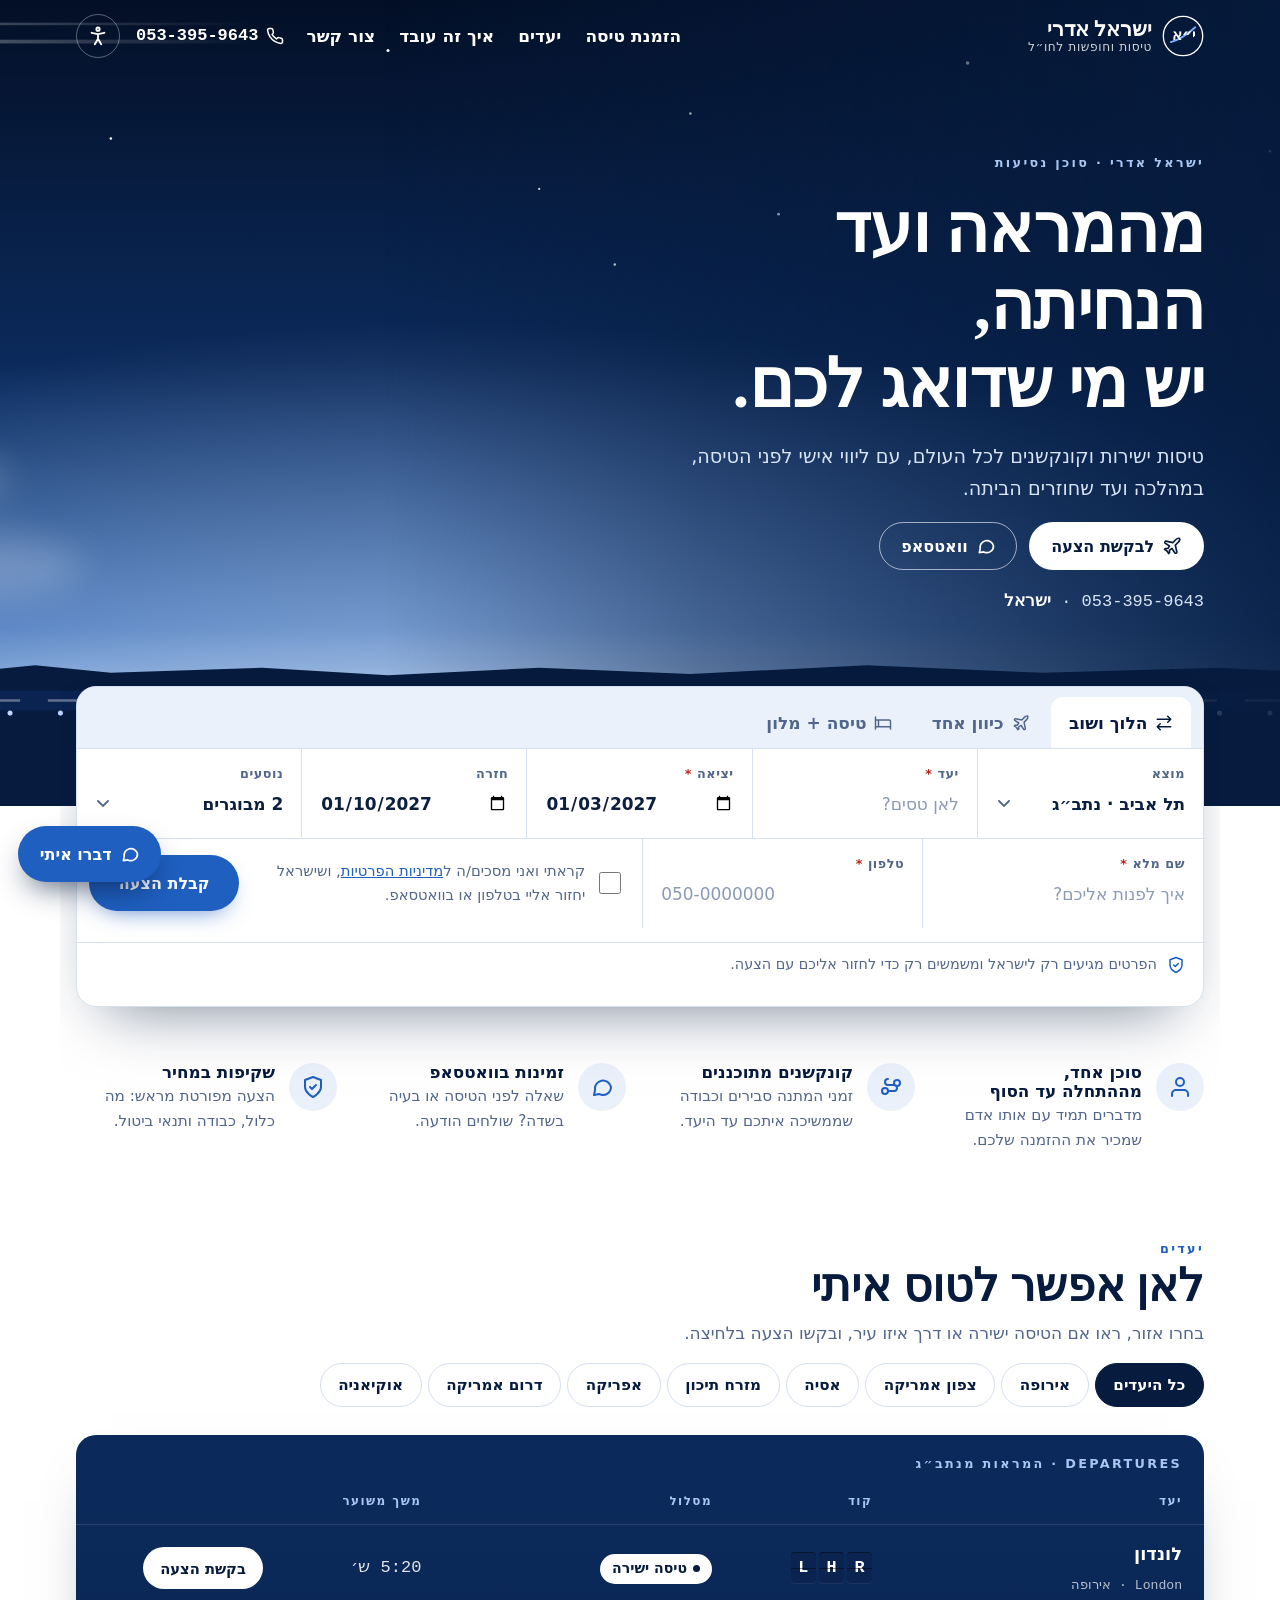
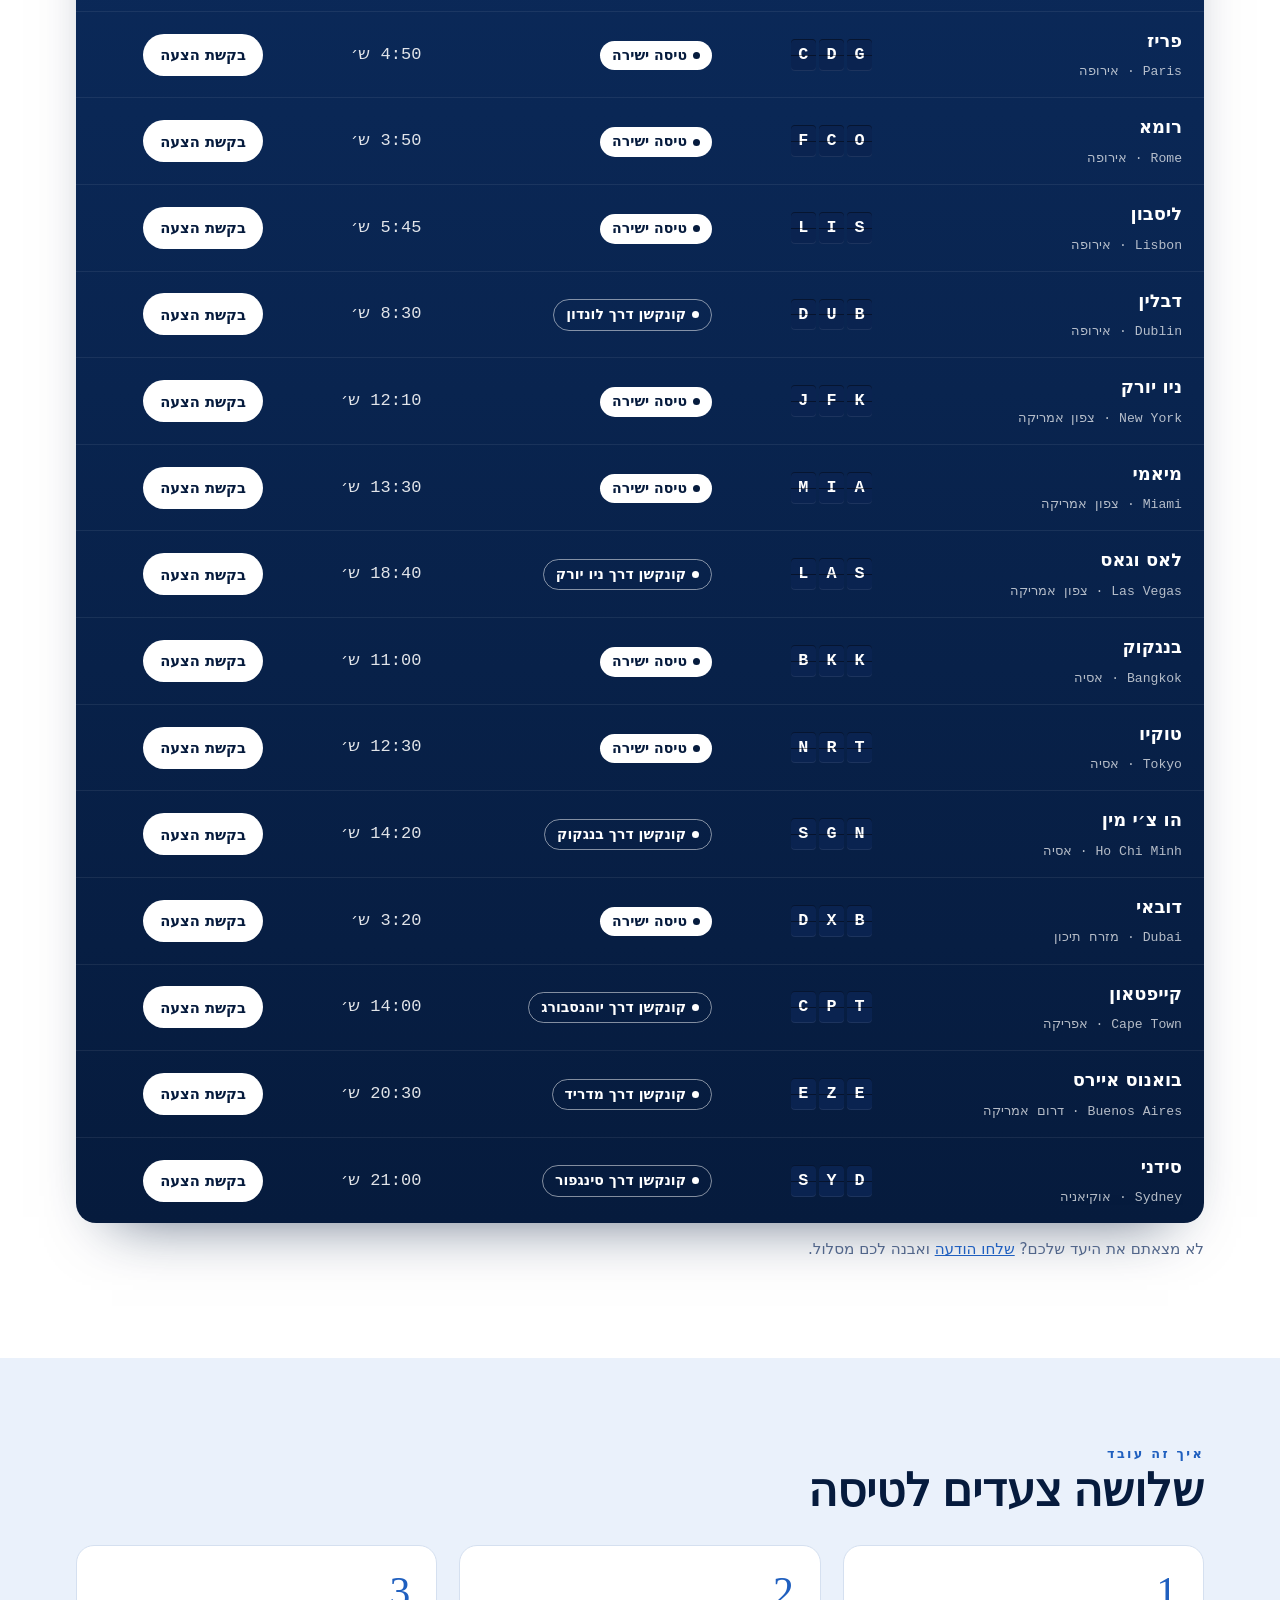
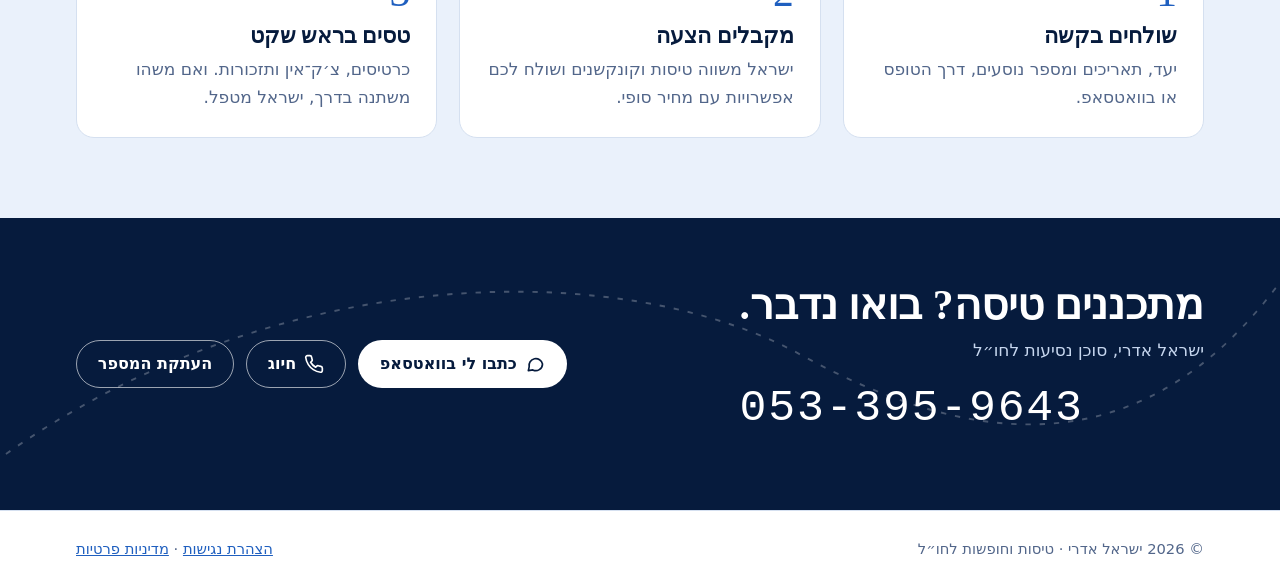
<file: index.html>
<!doctype html>
<html lang="he" dir="rtl">
<head>
<meta charset="utf-8">
<meta name="viewport" content="width=device-width, initial-scale=1, viewport-fit=cover">
<title>ישראל אדרי | סוכן נסיעות – טיסות וחופשות לחו״ל</title>
<meta name="description" content="ישראל אדרי, סוכן נסיעות לחו״ל: טיסות ישירות וקונקשנים לכל העולם, טיסה + מלון וליווי אישי מההזמנה ועד החזרה. 053-395-9643">
<meta name="theme-color" content="#061b3d">
<meta http-equiv="Content-Security-Policy" content="default-src 'self'; script-src 'self'; style-src 'self' 'unsafe-inline' https://fonts.googleapis.com; font-src https://fonts.gstatic.com; img-src 'self' data:; connect-src 'self' https://*.supabase.co; base-uri 'self'; form-action 'self'">
<meta name="referrer" content="strict-origin-when-cross-origin">
<link rel="canonical" href="https://israel1290.github.io/israel-edri-travel/">
<meta property="og:type" content="website">
<meta property="og:locale" content="he_IL">
<meta property="og:title" content="ישראל אדרי – סוכן נסיעות לחו״ל">
<meta property="og:description" content="טיסות ישירות וקונקשנים לכל העולם, עם ליווי אישי מההזמנה ועד החזרה.">
<meta property="og:url" content="https://israel1290.github.io/israel-edri-travel/">
<meta property="og:image" content="https://israel1290.github.io/israel-edri-travel/og.png">
<meta name="twitter:card" content="summary_large_image">
<link rel="icon" href="favicon.svg" type="image/svg+xml">
<link rel="preconnect" href="https://fonts.googleapis.com">
<link rel="preconnect" href="https://fonts.gstatic.com" crossorigin>
<link rel="stylesheet" href="https://fonts.googleapis.com/css2?family=Frank+Ruhl+Libre:wght@500;700&family=Assistant:wght@400;600;700&family=IBM+Plex+Mono:wght@500;600&display=swap">
<link rel="stylesheet" href="assets/style.css">
<script type="application/ld+json">{"@context":"https://schema.org","@type":"TravelAgency","name":"ישראל אדרי – סוכן נסיעות","telephone":"+972533959643","url":"https://israel1290.github.io/israel-edri-travel/","areaServed":"IL","priceRange":"$$"}</script>
</head>
<body>
<a class="skip" href="#main">דלג לתוכן הראשי</a>

<svg width="0" height="0" style="position:absolute" aria-hidden="true" focusable="false">
  <symbol id="i-chat" viewBox="0 0 24 24"><path fill="none" stroke="currentColor" stroke-width="2" stroke-linecap="round" stroke-linejoin="round" d="M21 12a8 8 0 0 1-11.6 7.1L4 20l1-4.6A8 8 0 1 1 21 12z"/></symbol>
  <symbol id="i-phone" viewBox="0 0 24 24"><path fill="none" stroke="currentColor" stroke-width="2" stroke-linecap="round" stroke-linejoin="round" d="M22 16.9v3a2 2 0 0 1-2.2 2 19.8 19.8 0 0 1-8.6-3.1 19.5 19.5 0 0 1-6-6A19.8 19.8 0 0 1 2.1 4.2 2 2 0 0 1 4.1 2h3a2 2 0 0 1 2 1.7c.1 1 .4 1.9.7 2.8a2 2 0 0 1-.5 2.1L8 9.9a16 16 0 0 0 6 6l1.3-1.3a2 2 0 0 1 2.1-.4c.9.3 1.8.6 2.8.7a2 2 0 0 1 1.7 2z"/></symbol>
  <symbol id="i-plane" viewBox="0 0 24 24"><path fill="none" stroke="currentColor" stroke-width="2" stroke-linecap="round" stroke-linejoin="round" d="M17.8 19.2 16 11l3.5-3.5C21 6 21.5 4 21 3c-1-.5-3 0-4.5 1.5L13 8 4.8 6.2c-.5-.1-.9.1-1.1.5l-.3.5c-.2.5-.1 1 .3 1.3L9 12l-2 3H4l-1 1 3 2 2 3 1-1v-3l3-2 3.5 5.3c.3.4.8.5 1.3.3l.5-.2c.4-.3.6-.7.5-1.2z"/></symbol>
  <symbol id="i-bed" viewBox="0 0 24 24"><path fill="none" stroke="currentColor" stroke-width="2" stroke-linecap="round" stroke-linejoin="round" d="M2 4v16M2 8h18a2 2 0 0 1 2 2v10M2 17h20M6 8v9"/></symbol>
  <symbol id="i-swap" viewBox="0 0 24 24"><path fill="none" stroke="currentColor" stroke-width="2" stroke-linecap="round" stroke-linejoin="round" d="M17 3l4 4-4 4M3 7h18M7 21l-4-4 4-4M21 17H3"/></symbol>
  <symbol id="i-user" viewBox="0 0 24 24"><path fill="none" stroke="currentColor" stroke-width="2" stroke-linecap="round" stroke-linejoin="round" d="M20 21v-2a4 4 0 0 0-4-4H8a4 4 0 0 0-4 4v2M12 11a4 4 0 1 0 0-8 4 4 0 0 0 0 8z"/></symbol>
  <symbol id="i-route" viewBox="0 0 24 24"><path fill="none" stroke="currentColor" stroke-width="2" stroke-linecap="round" stroke-linejoin="round" d="M6 19a3 3 0 1 0 0-6 3 3 0 0 0 0 6zM18 11a3 3 0 1 0 0-6 3 3 0 0 0 0 6zM9 16h6a3 3 0 0 0 0-6H9a3 3 0 0 1 0-6"/></symbol>
  <symbol id="i-shield" viewBox="0 0 24 24"><path fill="none" stroke="currentColor" stroke-width="2" stroke-linecap="round" stroke-linejoin="round" d="M12 22s8-4 8-10V5l-8-3-8 3v7c0 6 8 10 8 10zM9 12l2 2 4-4"/></symbol>
  <symbol id="i-a11y" viewBox="0 0 24 24"><g fill="none" stroke="currentColor" stroke-width="2" stroke-linecap="round" stroke-linejoin="round"><circle cx="12" cy="4.5" r="1.8"/><path d="M5 8.5l7 1.5 7-1.5M12 10v5m0 0-3.5 6M12 15l3.5 6"/></g></symbol>
  <symbol id="i-menu" viewBox="0 0 24 24"><path fill="none" stroke="currentColor" stroke-width="2" stroke-linecap="round" d="M4 7h16M4 12h16M4 17h16"/></symbol>
</svg>

<header class="site-head" id="top">
  <div class="wrap head-row">
    <a class="brand" href="./" aria-label="ישראל אדרי נסיעות – לעמוד הבית">
      <svg class="mark" viewBox="0 0 48 48" aria-hidden="true"><circle cx="24" cy="24" r="22.5" fill="none" stroke="#fff" stroke-width="1.5"/><path d="M10 31c8-2 18-8 28-17" stroke="#7fb2ff" stroke-width="2" fill="none" stroke-linecap="round"/><text x="24" y="29" text-anchor="middle" font-family="Frank Ruhl Libre,Georgia,serif" font-weight="700" font-size="17" fill="#fff">י״א</text></svg>
      <span class="brand-txt"><b>ישראל אדרי</b><small>טיסות וחופשות לחו״ל</small></span>
    </a>
    <nav class="site-nav" id="nav" aria-label="ניווט ראשי"><ul>
      <li><a href="#search">הזמנת טיסה</a></li>
      <li><a href="#destinations">יעדים</a></li>
      <li><a href="#how">איך זה עובד</a></li>
      <li><a href="#contact">צור קשר</a></li>
    </ul></nav>
    <div class="head-tools">
      <a class="head-phone" href="tel:+972533959643" data-track="call_click" aria-label="חיוג לישראל: 053-395-9643"><svg aria-hidden="true"><use href="#i-phone"/></svg><span class="ltr">053-395-9643</span></a>
      <button class="icon-btn" id="a11yBtn" type="button" aria-expanded="false" aria-controls="a11yPanel" aria-label="תפריט נגישות"><svg aria-hidden="true"><use href="#i-a11y"/></svg></button>
      <button class="icon-btn menu-btn" id="menuBtn" type="button" aria-expanded="false" aria-controls="nav" aria-label="תפריט"><svg aria-hidden="true"><use href="#i-menu"/></svg></button>
    </div>
  </div>
</header>

<main id="main">
  <div class="hero">
    <svg class="scene" viewBox="0 0 1440 640" preserveAspectRatio="xMidYMax slice" aria-hidden="true" focusable="false">
      <defs>
        <linearGradient id="sky" x1="0" y1="0" x2="0" y2="1">
          <stop offset="0" stop-color="#030f26"/><stop offset=".45" stop-color="#0b2a5b"/>
          <stop offset=".78" stop-color="#2a63b4"/><stop offset=".92" stop-color="#8fb8ea"/><stop offset="1" stop-color="#dce9fa"/>
        </linearGradient>
        <radialGradient id="glow" cx=".4" cy="1" r=".6"><stop offset="0" stop-color="#ffffff" stop-opacity=".55"/><stop offset="1" stop-color="#ffffff" stop-opacity="0"/></radialGradient>
        <linearGradient id="body" x1="0" y1="0" x2="0" y2="1"><stop offset="0" stop-color="#ffffff"/><stop offset=".7" stop-color="#e6edf7"/><stop offset="1" stop-color="#b9c8de"/></linearGradient>
        <linearGradient id="tail" x1="0" y1="0" x2="1" y2="1"><stop offset="0" stop-color="#2f74d6"/><stop offset="1" stop-color="#0b2a5b"/></linearGradient>
        <linearGradient id="trail" x1="0" y1="0" x2="1" y2="0"><stop offset="0" stop-color="#fff" stop-opacity=".7"/><stop offset="1" stop-color="#fff" stop-opacity="0"/></linearGradient>
        <filter id="blur" x="-20%" y="-50%" width="140%" height="200%"><feGaussianBlur stdDeviation="14"/></filter>
      </defs>
      <rect width="1440" height="640" fill="url(#sky)"/>
      <rect width="1440" height="640" fill="url(#glow)"/>
      <g fill="#fff">
        <circle class="star" cx="120" cy="60" r="1.4"/><circle class="star" cx="300" cy="110" r="1" style="animation-delay:-1s"/>
        <circle class="star" cx="520" cy="40" r="1.2" style="animation-delay:-2s"/><circle class="star" cx="760" cy="90" r="1"/>
        <circle class="star" cx="980" cy="50" r="1.4" style="animation-delay:-1.5s"/><circle class="star" cx="1220" cy="120" r="1" style="animation-delay:-.5s"/>
        <circle class="star" cx="1360" cy="40" r="1.2" style="animation-delay:-2.5s"/><circle class="star" cx="640" cy="150" r=".9" style="animation-delay:-3s"/>
        <circle class="star" cx="700" cy="210" r="1" style="animation-delay:-1.2s"/><circle class="star" cx="830" cy="170" r="1.1" style="animation-delay:-2.2s"/>
      </g>
      <g filter="url(#blur)" fill="#fff">
        <g class="cloud c1"><ellipse cx="0" cy="380" rx="220" ry="34" opacity=".22"/></g>
        <g class="cloud c2"><ellipse cx="0" cy="250" rx="160" ry="22" opacity=".14"/></g>
        <g class="cloud c3"><ellipse cx="0" cy="450" rx="280" ry="40" opacity=".2"/></g>
      </g>
      <path d="M0 540 L120 532 L160 536 L240 528 L300 534 L420 530 L520 536 L640 530 L760 535 L900 528 L1040 534 L1180 530 L1300 536 L1440 532 L1440 640 L0 640Z" fill="#061b3d"/>
      <rect x="0" y="548" width="1440" height="16" fill="#0a2350"/>
      <line x1="0" y1="556" x2="1440" y2="556" stroke="#fff" stroke-opacity=".35" stroke-width="2" stroke-dasharray="28 22"/>
      <g fill="#bcd6ff" id="rlights"></g>
      <g class="fly">
        <rect x="112" y="31.5" width="300" height="3" fill="url(#trail)" opacity=".55"/>
        <rect x="190" y="18" width="220" height="2" fill="url(#trail)" opacity=".35"/>
        <path d="M84 23 L118 23 L152 46 L139 47 Z" fill="#c8d5e8"/>
        <path d="M2 22 C6 17 18 14 34 14 L168 14 C180 14 192 15 198 18 L198 21 C190 25 178 28 166 28 L34 28 C18 28 6 26 2 22 Z" fill="url(#body)"/>
        <path d="M160 15 L184 -14 L197 -14 L198 18 Z" fill="url(#tail)"/>
        <path d="M168 21 L196 31 L201 28 L187 20 Z" fill="#9fb3cf"/>
        <path d="M30 24.5 L176 24.5" stroke="#1f5fbf" stroke-width="1.6"/>
        <line x1="38" y1="19" x2="152" y2="19" stroke="#0b2a5b" stroke-width="2.2" stroke-dasharray="2.2 3.4"/>
        <path d="M9 19 L21 17 L23 20 L11 21 Z" fill="#0b2a5b"/>
        <ellipse cx="102" cy="33" rx="13" ry="4.6" fill="#e2e9f3"/>
        <ellipse cx="90" cy="33" rx="2" ry="3.6" fill="#0b2a5b"/>
        <circle cx="4" cy="23" r="1.6" fill="#fff" class="star"/>
      </g>
    </svg>

    <div class="wrap">
      <div class="hero-copy">
        <span class="eyebrow">ישראל אדרי · סוכן נסיעות</span>
        <h1>מהמראה ועד הנחיתה,<br>יש מי שדואג לכם.</h1>
        <p>טיסות ישירות וקונקשנים לכל העולם, עם ליווי אישי לפני הטיסה, במהלכה ועד שחוזרים הביתה.</p>
        <div class="hero-cta">
          <a class="btn btn-light" href="#search"><svg aria-hidden="true"><use href="#i-plane"/></svg>לבקשת הצעה</a>
          <a class="btn btn-outline" href="https://wa.me/972533959643" target="_blank" rel="noopener" data-track="whatsapp_click"><svg aria-hidden="true"><use href="#i-chat"/></svg>וואטסאפ<span class="sr-only"> (נפתח בחלון חדש)</span></a>
        </div>
        <div class="hero-phone"><span class="ltr">053-395-9643</span> · <b>ישראל</b></div>
      </div>
    </div>
  </div>

  <div class="wrap panel-wrap" id="search">
    <div class="panel">
      <form id="quote" novalidate aria-labelledby="quoteH">
        <h2 id="quoteH" class="sr-only">בקשת הצעת מחיר לטיסה</h2>
        <fieldset class="ptabs">
          <legend>סוג נסיעה</legend>
          <label><input type="radio" name="trip" id="tripRound" value="הלוך ושוב" checked><svg aria-hidden="true"><use href="#i-swap"/></svg>הלוך ושוב</label>
          <label><input type="radio" name="trip" id="tripOne" value="כיוון אחד"><svg aria-hidden="true"><use href="#i-plane"/></svg>כיוון אחד</label>
          <label><input type="radio" name="trip" id="tripPkg" value="טיסה + מלון"><svg aria-hidden="true"><use href="#i-bed"/></svg>טיסה + מלון</label>
        </fieldset>
        <div class="prow">
          <div class="field"><label for="from">מוצא</label>
            <select id="from"><option value="TLV">תל אביב · נתב״ג</option><option value="ETM">אילת · רמון</option></select></div>
          <div class="field"><label for="to">יעד <span class="req" aria-hidden="true">*</span></label>
            <input id="to" name="to" list="destList" placeholder="לאן טסים?" autocomplete="off" required maxlength="60"><datalist id="destList"></datalist></div>
          <div class="field"><label for="dep">יציאה <span class="req" aria-hidden="true">*</span></label><input id="dep" name="dep" type="date" required></div>
          <div class="field"><label for="ret">חזרה</label><input id="ret" name="ret" type="date"></div>
          <div class="field"><label for="pax">נוסעים</label>
            <select id="pax"><option>מבוגר 1</option><option selected>2 מבוגרים</option><option>2 מבוגרים + ילד</option><option>2 מבוגרים + 2 ילדים</option><option>משפחה גדולה / קבוצה</option></select></div>
        </div>
        <div class="prow2">
          <div class="field"><label for="name">שם מלא <span class="req" aria-hidden="true">*</span></label><input id="name" name="name" autocomplete="name" required maxlength="60" placeholder="איך לפנות אליכם?"></div>
          <div class="field"><label for="phone">טלפון <span class="req" aria-hidden="true">*</span></label><input id="phone" name="phone" type="tel" inputmode="tel" autocomplete="tel" required maxlength="16" placeholder="050-0000000" dir="ltr"></div>
          <label class="consent" for="consent"><input type="checkbox" id="consent" required><span>קראתי ואני מסכים/ה ל<a href="privacy.html" target="_blank">מדיניות הפרטיות</a>, ושישראל יחזור אליי בטלפון או בוואטסאפ.</span></label>
          <div class="psubmit"><button class="btn btn-primary" type="submit">קבלת הצעה</button></div>
        </div>
        <div class="hp" aria-hidden="true"><label for="company">חברה</label><input id="company" tabindex="-1" autocomplete="off"></div>
        <div class="result" id="result" hidden role="status" aria-live="polite"></div>
        <p class="pnote"><svg aria-hidden="true"><use href="#i-shield"/></svg>הפרטים מגיעים רק לישראל ומשמשים רק כדי לחזור אליכם עם הצעה.</p>
      </form>
    </div>
  </div>

  <div class="wrap trust">
    <div class="trust-grid">
      <div class="trust-item rv"><span class="ticon"><svg aria-hidden="true"><use href="#i-user"/></svg></span><div><h3>סוכן אחד, מההתחלה עד הסוף</h3><p>מדברים תמיד עם אותו אדם שמכיר את ההזמנה שלכם.</p></div></div>
      <div class="trust-item rv"><span class="ticon"><svg aria-hidden="true"><use href="#i-route"/></svg></span><div><h3>קונקשנים מתוכננים</h3><p>זמני המתנה סבירים וכבודה שממשיכה איתכם עד היעד.</p></div></div>
      <div class="trust-item rv"><span class="ticon"><svg aria-hidden="true"><use href="#i-chat"/></svg></span><div><h3>זמינות בוואטסאפ</h3><p>שאלה לפני הטיסה או בעיה בשדה? שולחים הודעה.</p></div></div>
      <div class="trust-item rv"><span class="ticon"><svg aria-hidden="true"><use href="#i-shield"/></svg></span><div><h3>שקיפות במחיר</h3><p>הצעה מפורטת מראש: מה כלול, כבודה ותנאי ביטול.</p></div></div>
    </div>
  </div>

  <section id="destinations" aria-labelledby="destH">
    <div class="wrap">
      <div class="sec-head rv">
        <div><span class="eyebrow">יעדים</span><h2 id="destH">לאן אפשר לטוס איתי</h2><p>בחרו אזור, ראו אם הטיסה ישירה או דרך איזו עיר, ובקשו הצעה בלחיצה.</p></div>
        <div class="rtabs" id="tabs" role="group" aria-label="סינון לפי אזור"></div>
      </div>
      <div class="board rv" role="region" aria-label="לוח יעדים" tabindex="0">
        <table>
          <caption>DEPARTURES · המראות מנתב״ג</caption>
          <thead><tr><th scope="col">יעד</th><th scope="col">קוד</th><th scope="col">מסלול</th><th scope="col">משך משוער</th><th scope="col"><span class="sr-only">פעולה</span></th></tr></thead>
          <tbody id="rows" aria-live="polite"></tbody>
        </table>
      </div>
      <p class="board-foot">לא מצאתם את היעד שלכם? <a href="https://wa.me/972533959643" target="_blank" rel="noopener" data-track="whatsapp_click">שלחו הודעה</a> ואבנה לכם מסלול.</p>
    </div>
  </section>

  <section class="steps-sec" id="how" aria-labelledby="howH">
    <div class="wrap">
      <div class="sec-head rv"><div><span class="eyebrow">איך זה עובד</span><h2 id="howH">שלושה צעדים לטיסה</h2></div></div>
      <ol class="steps" style="list-style:none;margin:0;padding:0">
        <li class="step rv"><div class="num" aria-hidden="true">1</div><h3>שולחים בקשה</h3><p>יעד, תאריכים ומספר נוסעים, דרך הטופס או בוואטסאפ.</p></li>
        <li class="step rv"><div class="num" aria-hidden="true">2</div><h3>מקבלים הצעה</h3><p>ישראל משווה טיסות וקונקשנים ושולח לכם אפשרויות עם מחיר סופי.</p></li>
        <li class="step rv"><div class="num" aria-hidden="true">3</div><h3>טסים בראש שקט</h3><p>כרטיסים, צ׳ק־אין ותזכורות. ואם משהו משתנה בדרך, ישראל מטפל.</p></li>
      </ol>
    </div>
  </section>

  <section class="contact" id="contact" aria-labelledby="contactH" style="padding-block:0">
    <svg class="route" viewBox="0 0 1440 300" preserveAspectRatio="none" aria-hidden="true" focusable="false"><path class="dash" d="M-20 260 C300 40 700 40 900 140 S1300 260 1460 40" fill="none" stroke="#fff" stroke-width="2"/></svg>
    <div class="wrap">
      <div class="rv">
        <h2 id="contactH">מתכננים טיסה? בואו נדבר.</h2>
        <p>ישראל אדרי, סוכן נסיעות לחו״ל</p>
        <div class="big-phone ltr">053-395-9643</div>
      </div>
      <div class="contact-actions rv">
        <a class="btn btn-light" href="https://wa.me/972533959643" target="_blank" rel="noopener" data-track="whatsapp_click"><svg aria-hidden="true"><use href="#i-chat"/></svg>כתבו לי בוואטסאפ</a>
        <a class="btn btn-outline" href="tel:+972533959643" data-track="call_click"><svg aria-hidden="true"><use href="#i-phone"/></svg>חיוג</a>
        <button class="btn btn-outline" type="button" data-copy="0533959643">העתקת המספר</button>
      </div>
    </div>
  </section>
</main>

<footer class="site-foot">
  <div class="wrap">
    <span>© <span id="year">2026</span> ישראל אדרי · טיסות וחופשות לחו״ל</span>
    <span><a href="accessibility.html">הצהרת נגישות</a> · <a href="privacy.html">מדיניות פרטיות</a></span>
  </div>
</footer>

<a class="btn btn-primary fab" href="https://wa.me/972533959643" target="_blank" rel="noopener" data-track="whatsapp_click" aria-label="שליחת הודעת וואטסאפ לישראל (נפתח בחלון חדש)"><svg aria-hidden="true"><use href="#i-chat"/></svg><span class="fab-txt">דברו איתי</span></a>

<script src="assets/config.js"></script>
<script src="assets/common.js"></script>
<script src="assets/app.js"></script>
</body>
</html>
</file>
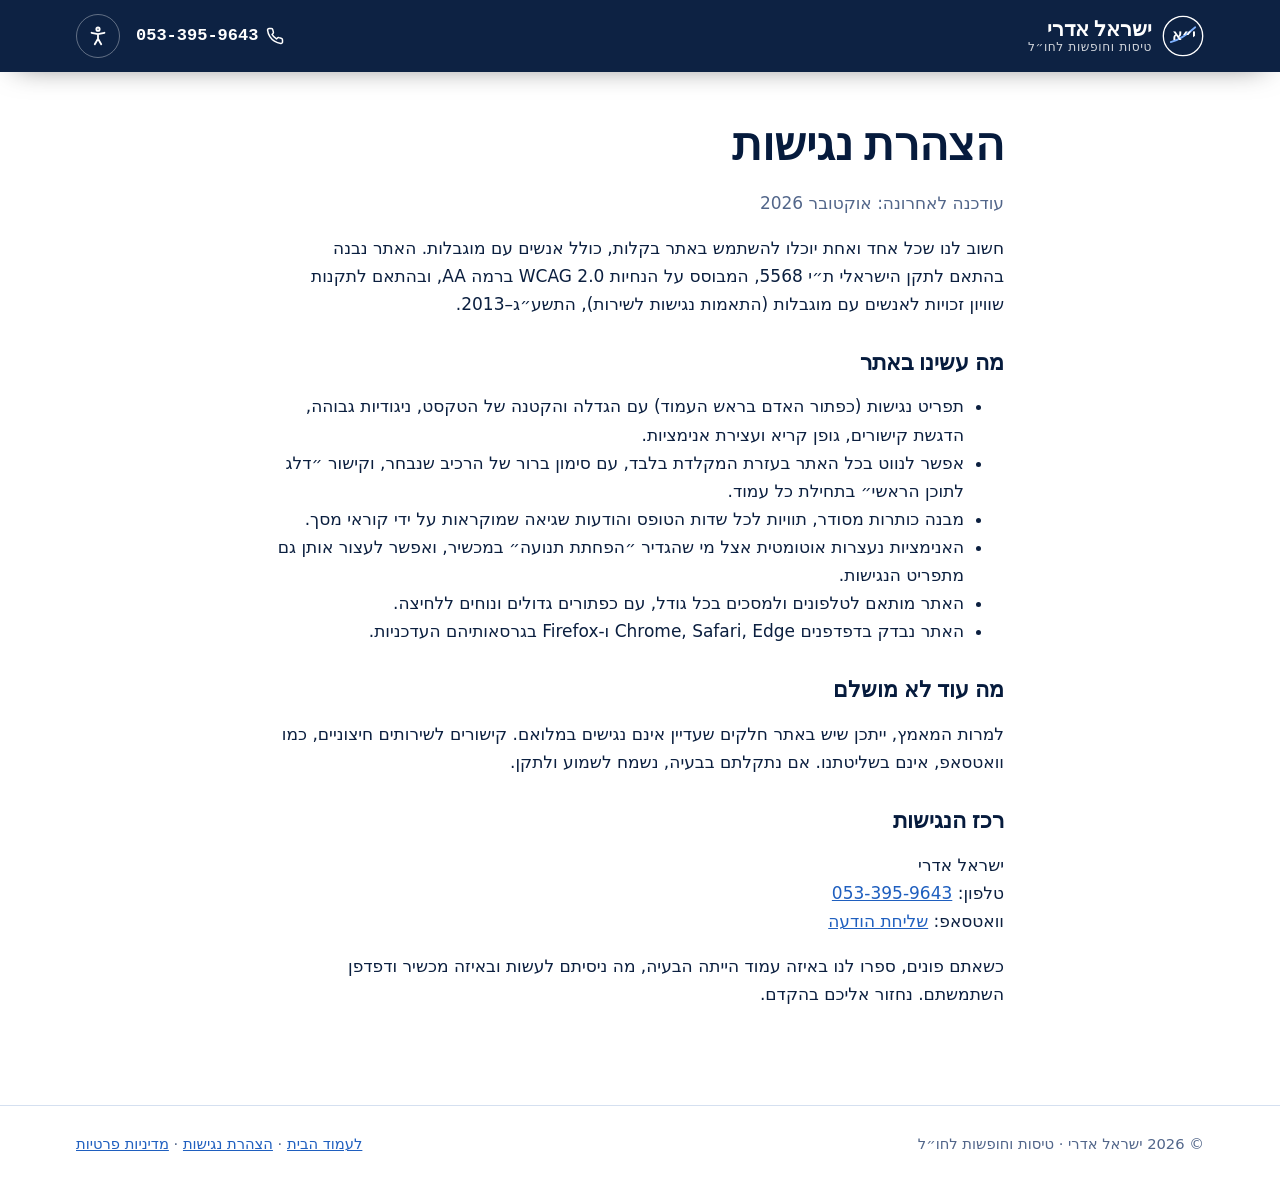
<file: accessibility.html>
<!doctype html>
<html lang="he" dir="rtl">
<head>
<meta charset="utf-8">
<meta name="viewport" content="width=device-width, initial-scale=1, viewport-fit=cover">
<title>הצהרת נגישות | ישראל אדרי נסיעות</title>
<meta name="description" content="הצהרת הנגישות של אתר ישראל אדרי – סוכן נסיעות לחו״ל.">

<meta name="theme-color" content="#061b3d">
<meta http-equiv="Content-Security-Policy" content="default-src 'self'; script-src 'self'; style-src 'self' 'unsafe-inline' https://fonts.googleapis.com; font-src https://fonts.gstatic.com; img-src 'self' data:; connect-src 'self' https://*.supabase.co; base-uri 'self'; form-action 'self'">
<link rel="icon" href="favicon.svg" type="image/svg+xml">
<link rel="preconnect" href="https://fonts.googleapis.com">
<link rel="preconnect" href="https://fonts.gstatic.com" crossorigin>
<link rel="stylesheet" href="https://fonts.googleapis.com/css2?family=Frank+Ruhl+Libre:wght@500;700&family=Assistant:wght@400;600;700&family=IBM+Plex+Mono:wght@500;600&display=swap">
<link rel="stylesheet" href="assets/style.css">
</head>
<body>
<a class="skip" href="#main">דלג לתוכן הראשי</a>
<svg width="0" height="0" style="position:absolute" aria-hidden="true" focusable="false">
  <symbol id="i-chat" viewBox="0 0 24 24"><path fill="none" stroke="currentColor" stroke-width="2" stroke-linecap="round" stroke-linejoin="round" d="M21 12a8 8 0 0 1-11.6 7.1L4 20l1-4.6A8 8 0 1 1 21 12z"/></symbol>
  <symbol id="i-phone" viewBox="0 0 24 24"><path fill="none" stroke="currentColor" stroke-width="2" stroke-linecap="round" stroke-linejoin="round" d="M22 16.9v3a2 2 0 0 1-2.2 2 19.8 19.8 0 0 1-8.6-3.1 19.5 19.5 0 0 1-6-6A19.8 19.8 0 0 1 2.1 4.2 2 2 0 0 1 4.1 2h3a2 2 0 0 1 2 1.7c.1 1 .4 1.9.7 2.8a2 2 0 0 1-.5 2.1L8 9.9a16 16 0 0 0 6 6l1.3-1.3a2 2 0 0 1 2.1-.4c.9.3 1.8.6 2.8.7a2 2 0 0 1 1.7 2z"/></symbol>
  <symbol id="i-plane" viewBox="0 0 24 24"><path fill="none" stroke="currentColor" stroke-width="2" stroke-linecap="round" stroke-linejoin="round" d="M17.8 19.2 16 11l3.5-3.5C21 6 21.5 4 21 3c-1-.5-3 0-4.5 1.5L13 8 4.8 6.2c-.5-.1-.9.1-1.1.5l-.3.5c-.2.5-.1 1 .3 1.3L9 12l-2 3H4l-1 1 3 2 2 3 1-1v-3l3-2 3.5 5.3c.3.4.8.5 1.3.3l.5-.2c.4-.3.6-.7.5-1.2z"/></symbol>
  <symbol id="i-bed" viewBox="0 0 24 24"><path fill="none" stroke="currentColor" stroke-width="2" stroke-linecap="round" stroke-linejoin="round" d="M2 4v16M2 8h18a2 2 0 0 1 2 2v10M2 17h20M6 8v9"/></symbol>
  <symbol id="i-swap" viewBox="0 0 24 24"><path fill="none" stroke="currentColor" stroke-width="2" stroke-linecap="round" stroke-linejoin="round" d="M17 3l4 4-4 4M3 7h18M7 21l-4-4 4-4M21 17H3"/></symbol>
  <symbol id="i-user" viewBox="0 0 24 24"><path fill="none" stroke="currentColor" stroke-width="2" stroke-linecap="round" stroke-linejoin="round" d="M20 21v-2a4 4 0 0 0-4-4H8a4 4 0 0 0-4 4v2M12 11a4 4 0 1 0 0-8 4 4 0 0 0 0 8z"/></symbol>
  <symbol id="i-route" viewBox="0 0 24 24"><path fill="none" stroke="currentColor" stroke-width="2" stroke-linecap="round" stroke-linejoin="round" d="M6 19a3 3 0 1 0 0-6 3 3 0 0 0 0 6zM18 11a3 3 0 1 0 0-6 3 3 0 0 0 0 6zM9 16h6a3 3 0 0 0 0-6H9a3 3 0 0 1 0-6"/></symbol>
  <symbol id="i-shield" viewBox="0 0 24 24"><path fill="none" stroke="currentColor" stroke-width="2" stroke-linecap="round" stroke-linejoin="round" d="M12 22s8-4 8-10V5l-8-3-8 3v7c0 6 8 10 8 10zM9 12l2 2 4-4"/></symbol>
  <symbol id="i-a11y" viewBox="0 0 24 24"><g fill="none" stroke="currentColor" stroke-width="2" stroke-linecap="round" stroke-linejoin="round"><circle cx="12" cy="4.5" r="1.8"/><path d="M5 8.5l7 1.5 7-1.5M12 10v5m0 0-3.5 6M12 15l3.5 6"/></g></symbol>
  <symbol id="i-menu" viewBox="0 0 24 24"><path fill="none" stroke="currentColor" stroke-width="2" stroke-linecap="round" d="M4 7h16M4 12h16M4 17h16"/></symbol>
</svg>

<header class="site-head static" id="top">
  <div class="wrap head-row">
    <a class="brand" href="./" aria-label="ישראל אדרי נסיעות – לעמוד הבית">
      <svg class="mark" viewBox="0 0 48 48" aria-hidden="true"><circle cx="24" cy="24" r="22.5" fill="none" stroke="#fff" stroke-width="1.5"/><path d="M10 31c8-2 18-8 28-17" stroke="#7fb2ff" stroke-width="2" fill="none" stroke-linecap="round"/><text x="24" y="29" text-anchor="middle" font-family="Frank Ruhl Libre,Georgia,serif" font-weight="700" font-size="17" fill="#fff">י״א</text></svg>
      <span class="brand-txt"><b>ישראל אדרי</b><small>טיסות וחופשות לחו״ל</small></span>
    </a>
    <div class="head-tools">
      <a class="head-phone" href="tel:+972533959643" data-track="call_click" aria-label="חיוג לישראל: 053-395-9643"><svg aria-hidden="true"><use href="#i-phone"/></svg><span class="ltr">053-395-9643</span></a>
      <button class="icon-btn" id="a11yBtn" type="button" aria-expanded="false" aria-controls="a11yPanel" aria-label="תפריט נגישות"><svg aria-hidden="true"><use href="#i-a11y"/></svg></button>
    </div>
  </div>
</header>
<main id="main" class="wrap doc">

<h1>הצהרת נגישות</h1>
<p class="meta">עודכנה לאחרונה: אוקטובר 2026</p>
<p>חשוב לנו שכל אחד ואחת יוכלו להשתמש באתר בקלות, כולל אנשים עם מוגבלות. האתר נבנה בהתאם לתקן הישראלי ת״י 5568, המבוסס על הנחיות WCAG 2.0 ברמה AA, ובהתאם לתקנות שוויון זכויות לאנשים עם מוגבלות (התאמות נגישות לשירות), התשע״ג–2013.</p>
<h2>מה עשינו באתר</h2>
<ul>
  <li>תפריט נגישות (כפתור האדם בראש העמוד) עם הגדלה והקטנה של הטקסט, ניגודיות גבוהה, הדגשת קישורים, גופן קריא ועצירת אנימציות.</li>
  <li>אפשר לנווט בכל האתר בעזרת המקלדת בלבד, עם סימון ברור של הרכיב שנבחר, וקישור ״דלג לתוכן הראשי״ בתחילת כל עמוד.</li>
  <li>מבנה כותרות מסודר, תוויות לכל שדות הטופס והודעות שגיאה שמוקראות על ידי קוראי מסך.</li>
  <li>האנימציות נעצרות אוטומטית אצל מי שהגדיר ״הפחתת תנועה״ במכשיר, ואפשר לעצור אותן גם מתפריט הנגישות.</li>
  <li>האתר מותאם לטלפונים ולמסכים בכל גודל, עם כפתורים גדולים ונוחים ללחיצה.</li>
  <li>האתר נבדק בדפדפנים Chrome, Safari, Edge ו-Firefox בגרסאותיהם העדכניות.</li>
</ul>
<h2>מה עוד לא מושלם</h2>
<p>למרות המאמץ, ייתכן שיש באתר חלקים שעדיין אינם נגישים במלואם. קישורים לשירותים חיצוניים, כמו וואטסאפ, אינם בשליטתנו. אם נתקלתם בבעיה, נשמח לשמוע ולתקן.</p>
<h2>רכז הנגישות</h2>
<p>ישראל אדרי<br>טלפון: <a href="tel:+972533959643" class="ltr">053-395-9643</a><br>וואטסאפ: <a href="https://wa.me/972533959643" target="_blank" rel="noopener">שליחת הודעה</a></p>
<p>כשאתם פונים, ספרו לנו באיזה עמוד הייתה הבעיה, מה ניסיתם לעשות ובאיזה מכשיר ודפדפן השתמשתם. נחזור אליכם בהקדם.</p>

</main>
<footer class="site-foot">
  <div class="wrap">
    <span>© <span id="year">2026</span> ישראל אדרי · טיסות וחופשות לחו״ל</span>
    <span><a href="./">לעמוד הבית</a> · <a href="accessibility.html">הצהרת נגישות</a> · <a href="privacy.html">מדיניות פרטיות</a></span>
  </div>
</footer>
<script src="assets/config.js"></script>
<script src="assets/common.js"></script>
</body>
</html>
</file>
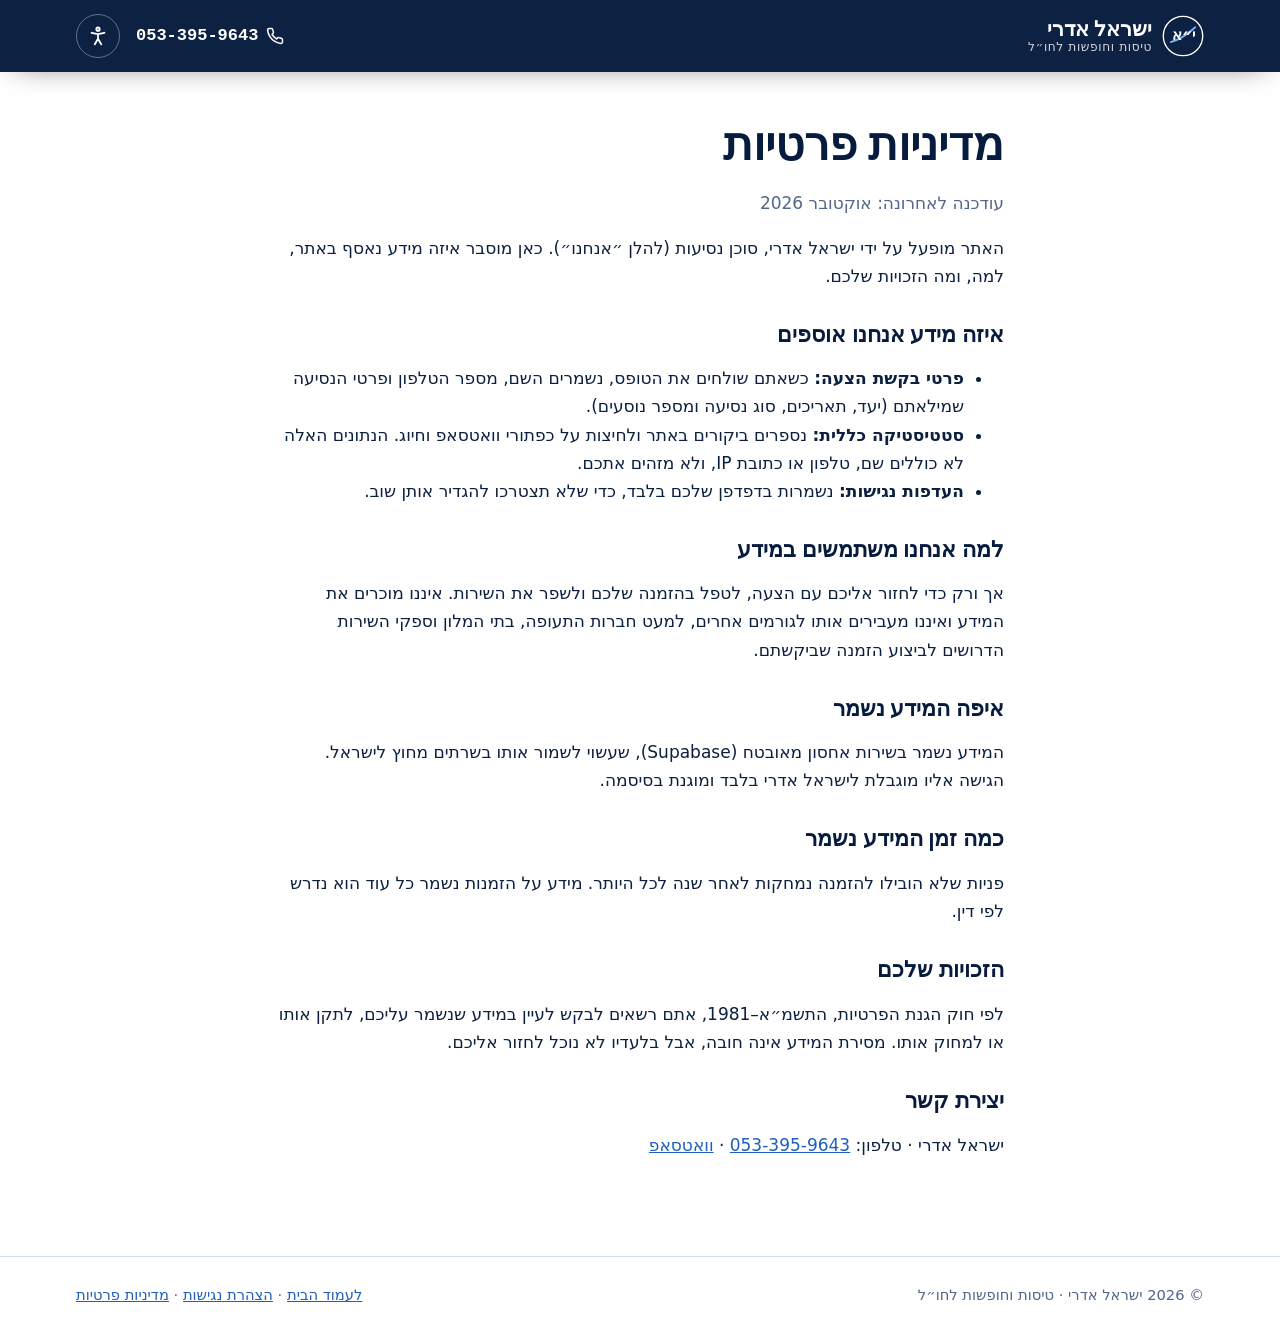
<file: privacy.html>
<!doctype html>
<html lang="he" dir="rtl">
<head>
<meta charset="utf-8">
<meta name="viewport" content="width=device-width, initial-scale=1, viewport-fit=cover">
<title>מדיניות פרטיות | ישראל אדרי נסיעות</title>
<meta name="description" content="מדיניות הפרטיות של אתר ישראל אדרי – סוכן נסיעות לחו״ל.">

<meta name="theme-color" content="#061b3d">
<meta http-equiv="Content-Security-Policy" content="default-src 'self'; script-src 'self'; style-src 'self' 'unsafe-inline' https://fonts.googleapis.com; font-src https://fonts.gstatic.com; img-src 'self' data:; connect-src 'self' https://*.supabase.co; base-uri 'self'; form-action 'self'">
<link rel="icon" href="favicon.svg" type="image/svg+xml">
<link rel="preconnect" href="https://fonts.googleapis.com">
<link rel="preconnect" href="https://fonts.gstatic.com" crossorigin>
<link rel="stylesheet" href="https://fonts.googleapis.com/css2?family=Frank+Ruhl+Libre:wght@500;700&family=Assistant:wght@400;600;700&family=IBM+Plex+Mono:wght@500;600&display=swap">
<link rel="stylesheet" href="assets/style.css">
</head>
<body>
<a class="skip" href="#main">דלג לתוכן הראשי</a>
<svg width="0" height="0" style="position:absolute" aria-hidden="true" focusable="false">
  <symbol id="i-chat" viewBox="0 0 24 24"><path fill="none" stroke="currentColor" stroke-width="2" stroke-linecap="round" stroke-linejoin="round" d="M21 12a8 8 0 0 1-11.6 7.1L4 20l1-4.6A8 8 0 1 1 21 12z"/></symbol>
  <symbol id="i-phone" viewBox="0 0 24 24"><path fill="none" stroke="currentColor" stroke-width="2" stroke-linecap="round" stroke-linejoin="round" d="M22 16.9v3a2 2 0 0 1-2.2 2 19.8 19.8 0 0 1-8.6-3.1 19.5 19.5 0 0 1-6-6A19.8 19.8 0 0 1 2.1 4.2 2 2 0 0 1 4.1 2h3a2 2 0 0 1 2 1.7c.1 1 .4 1.9.7 2.8a2 2 0 0 1-.5 2.1L8 9.9a16 16 0 0 0 6 6l1.3-1.3a2 2 0 0 1 2.1-.4c.9.3 1.8.6 2.8.7a2 2 0 0 1 1.7 2z"/></symbol>
  <symbol id="i-plane" viewBox="0 0 24 24"><path fill="none" stroke="currentColor" stroke-width="2" stroke-linecap="round" stroke-linejoin="round" d="M17.8 19.2 16 11l3.5-3.5C21 6 21.5 4 21 3c-1-.5-3 0-4.5 1.5L13 8 4.8 6.2c-.5-.1-.9.1-1.1.5l-.3.5c-.2.5-.1 1 .3 1.3L9 12l-2 3H4l-1 1 3 2 2 3 1-1v-3l3-2 3.5 5.3c.3.4.8.5 1.3.3l.5-.2c.4-.3.6-.7.5-1.2z"/></symbol>
  <symbol id="i-bed" viewBox="0 0 24 24"><path fill="none" stroke="currentColor" stroke-width="2" stroke-linecap="round" stroke-linejoin="round" d="M2 4v16M2 8h18a2 2 0 0 1 2 2v10M2 17h20M6 8v9"/></symbol>
  <symbol id="i-swap" viewBox="0 0 24 24"><path fill="none" stroke="currentColor" stroke-width="2" stroke-linecap="round" stroke-linejoin="round" d="M17 3l4 4-4 4M3 7h18M7 21l-4-4 4-4M21 17H3"/></symbol>
  <symbol id="i-user" viewBox="0 0 24 24"><path fill="none" stroke="currentColor" stroke-width="2" stroke-linecap="round" stroke-linejoin="round" d="M20 21v-2a4 4 0 0 0-4-4H8a4 4 0 0 0-4 4v2M12 11a4 4 0 1 0 0-8 4 4 0 0 0 0 8z"/></symbol>
  <symbol id="i-route" viewBox="0 0 24 24"><path fill="none" stroke="currentColor" stroke-width="2" stroke-linecap="round" stroke-linejoin="round" d="M6 19a3 3 0 1 0 0-6 3 3 0 0 0 0 6zM18 11a3 3 0 1 0 0-6 3 3 0 0 0 0 6zM9 16h6a3 3 0 0 0 0-6H9a3 3 0 0 1 0-6"/></symbol>
  <symbol id="i-shield" viewBox="0 0 24 24"><path fill="none" stroke="currentColor" stroke-width="2" stroke-linecap="round" stroke-linejoin="round" d="M12 22s8-4 8-10V5l-8-3-8 3v7c0 6 8 10 8 10zM9 12l2 2 4-4"/></symbol>
  <symbol id="i-a11y" viewBox="0 0 24 24"><g fill="none" stroke="currentColor" stroke-width="2" stroke-linecap="round" stroke-linejoin="round"><circle cx="12" cy="4.5" r="1.8"/><path d="M5 8.5l7 1.5 7-1.5M12 10v5m0 0-3.5 6M12 15l3.5 6"/></g></symbol>
  <symbol id="i-menu" viewBox="0 0 24 24"><path fill="none" stroke="currentColor" stroke-width="2" stroke-linecap="round" d="M4 7h16M4 12h16M4 17h16"/></symbol>
</svg>

<header class="site-head static" id="top">
  <div class="wrap head-row">
    <a class="brand" href="./" aria-label="ישראל אדרי נסיעות – לעמוד הבית">
      <svg class="mark" viewBox="0 0 48 48" aria-hidden="true"><circle cx="24" cy="24" r="22.5" fill="none" stroke="#fff" stroke-width="1.5"/><path d="M10 31c8-2 18-8 28-17" stroke="#7fb2ff" stroke-width="2" fill="none" stroke-linecap="round"/><text x="24" y="29" text-anchor="middle" font-family="Frank Ruhl Libre,Georgia,serif" font-weight="700" font-size="17" fill="#fff">י״א</text></svg>
      <span class="brand-txt"><b>ישראל אדרי</b><small>טיסות וחופשות לחו״ל</small></span>
    </a>
    <div class="head-tools">
      <a class="head-phone" href="tel:+972533959643" data-track="call_click" aria-label="חיוג לישראל: 053-395-9643"><svg aria-hidden="true"><use href="#i-phone"/></svg><span class="ltr">053-395-9643</span></a>
      <button class="icon-btn" id="a11yBtn" type="button" aria-expanded="false" aria-controls="a11yPanel" aria-label="תפריט נגישות"><svg aria-hidden="true"><use href="#i-a11y"/></svg></button>
    </div>
  </div>
</header>
<main id="main" class="wrap doc">

<h1>מדיניות פרטיות</h1>
<p class="meta">עודכנה לאחרונה: אוקטובר 2026</p>
<p>האתר מופעל על ידי ישראל אדרי, סוכן נסיעות (להלן ״אנחנו״). כאן מוסבר איזה מידע נאסף באתר, למה, ומה הזכויות שלכם.</p>
<h2>איזה מידע אנחנו אוספים</h2>
<ul>
  <li><b>פרטי בקשת הצעה:</b> כשאתם שולחים את הטופס, נשמרים השם, מספר הטלפון ופרטי הנסיעה שמילאתם (יעד, תאריכים, סוג נסיעה ומספר נוסעים).</li>
  <li><b>סטטיסטיקה כללית:</b> נספרים ביקורים באתר ולחיצות על כפתורי וואטסאפ וחיוג. הנתונים האלה לא כוללים שם, טלפון או כתובת IP, ולא מזהים אתכם.</li>
  <li><b>העדפות נגישות:</b> נשמרות בדפדפן שלכם בלבד, כדי שלא תצטרכו להגדיר אותן שוב.</li>
</ul>
<h2>למה אנחנו משתמשים במידע</h2>
<p>אך ורק כדי לחזור אליכם עם הצעה, לטפל בהזמנה שלכם ולשפר את השירות. איננו מוכרים את המידע ואיננו מעבירים אותו לגורמים אחרים, למעט חברות התעופה, בתי המלון וספקי השירות הדרושים לביצוע הזמנה שביקשתם.</p>
<h2>איפה המידע נשמר</h2>
<p>המידע נשמר בשירות אחסון מאובטח (Supabase), שעשוי לשמור אותו בשרתים מחוץ לישראל. הגישה אליו מוגבלת לישראל אדרי בלבד ומוגנת בסיסמה.</p>
<h2>כמה זמן המידע נשמר</h2>
<p>פניות שלא הובילו להזמנה נמחקות לאחר שנה לכל היותר. מידע על הזמנות נשמר כל עוד הוא נדרש לפי דין.</p>
<h2>הזכויות שלכם</h2>
<p>לפי חוק הגנת הפרטיות, התשמ״א–1981, אתם רשאים לבקש לעיין במידע שנשמר עליכם, לתקן אותו או למחוק אותו. מסירת המידע אינה חובה, אבל בלעדיו לא נוכל לחזור אליכם.</p>
<h2>יצירת קשר</h2>
<p>ישראל אדרי · טלפון: <a href="tel:+972533959643" class="ltr">053-395-9643</a> · <a href="https://wa.me/972533959643" target="_blank" rel="noopener">וואטסאפ</a></p>

</main>
<footer class="site-foot">
  <div class="wrap">
    <span>© <span id="year">2026</span> ישראל אדרי · טיסות וחופשות לחו״ל</span>
    <span><a href="./">לעמוד הבית</a> · <a href="accessibility.html">הצהרת נגישות</a> · <a href="privacy.html">מדיניות פרטיות</a></span>
  </div>
</footer>
<script src="assets/config.js"></script>
<script src="assets/common.js"></script>
</body>
</html>
</file>
<file: assets/style.css>
/* ישראל אדרי נסיעות – עיצוב משותף לכל עמודי האתר הציבוריים
   כחול־לבן, עיצוב בהיר אחד (לא משתנה לפי מצב כהה), עם מצב ניגודיות גבוהה בתפריט הנגישות */
:root{
  --navy:#061b3d; --navy-2:#0b2a5b; --royal:#1f5fbf; --royal-2:#174a96; --sky:#eaf1fb; --white:#ffffff;
  --ink:#0b1f3f; --muted:#52668a; --line:#d5e0f0; --danger:#b42318; --ok:#16794a;
  --f-display:"Frank Ruhl Libre","David Libre",Georgia,serif;
  --f-body:"Assistant",system-ui,"Segoe UI",Arial,sans-serif;
  --f-code:"IBM Plex Mono",ui-monospace,Consolas,monospace;
  --scale:1; --ease:cubic-bezier(.2,.7,.2,1); --head-h:72px;
  color-scheme:light;
}
:root.hc{--navy:#000;--navy-2:#000;--royal:#ffe14d;--royal-2:#ffe14d;--sky:#000;--white:#000;--ink:#fff;--muted:#fff;--line:#fff;color-scheme:dark}

*,*::before,*::after{box-sizing:border-box}
html{overflow-x:hidden;overflow-x:clip;font-size:calc(100% * var(--scale));scroll-behavior:smooth;scroll-padding-top:calc(var(--head-h) + 12px)}
body{margin:0;background:var(--white);color:var(--ink);font-family:var(--f-body);font-size:1.0625rem;line-height:1.65;direction:rtl;-webkit-font-smoothing:antialiased}
img,svg{max-width:100%}
[hidden]{display:none!important}
.wrap{max-width:1160px;margin-inline:auto;padding-left:max(16px,env(safe-area-inset-left,0px));padding-right:max(16px,env(safe-area-inset-right,0px))}
h1,h2,h3{font-family:var(--f-display);font-weight:700;line-height:1.15;text-wrap:balance;margin:0}
a{color:var(--royal)}
:focus-visible{outline:3px solid #6aa5ff;outline-offset:3px;border-radius:4px}
:root.hc :focus-visible{outline-color:#ffe14d}
.skip{position:absolute;inset-inline-start:8px;top:-80px;background:var(--white);color:var(--navy);padding:.6rem 1rem;border-radius:6px;font-weight:700;z-index:80;border:2px solid var(--navy)}
.skip:focus{top:calc(8px + env(safe-area-inset-top,0px))}
.sr-only{position:absolute!important;width:1px;height:1px;overflow:hidden;clip:rect(0 0 0 0);white-space:nowrap}
.eyebrow{font-size:.8rem;letter-spacing:.18em;font-weight:700;color:var(--royal)}
.ltr{direction:ltr;unicode-bidi:isolate}

/* כפתורים */
.btn{display:inline-flex;align-items:center;justify-content:center;gap:8px;min-height:48px;padding:.55rem 1.3rem;border-radius:999px;border:1.5px solid transparent;font:700 1rem var(--f-body);cursor:pointer;text-decoration:none;transition:transform .2s var(--ease),box-shadow .2s var(--ease),background-color .2s}
.btn svg{width:20px;height:20px;flex:none}
.btn-primary{background:var(--royal);color:#fff;box-shadow:0 10px 24px -12px rgba(31,95,191,.8)}
.btn-primary:hover{background:var(--royal-2);transform:translateY(-2px)}
.btn-light{background:#fff;color:var(--navy)}
.btn-light:hover{transform:translateY(-2px)}
.btn-outline{background:transparent;color:#fff;border-color:rgba(255,255,255,.6)}
.btn-outline:hover{background:rgba(255,255,255,.1)}
.btn[disabled]{opacity:.6;cursor:wait;transform:none}
:root.hc .btn-primary,:root.hc .btn-light{background:#ffe14d;color:#000;box-shadow:none}
:root.hc .btn-outline{color:#fff;border-color:#fff}

/* כותרת עליונה */
body::before{content:"";position:fixed;inset:0 0 auto;height:env(safe-area-inset-top,0px);z-index:40;background:var(--navy)}
.site-head{position:sticky;top:env(safe-area-inset-top,0px);z-index:50;color:#fff;background:transparent;transition:background-color .35s,box-shadow .35s;margin-bottom:calc(var(--head-h) * -1)}
.site-head.solid,.site-head.static{background:rgba(6,27,61,.97);box-shadow:0 8px 30px -16px rgba(0,0,0,.6)}
.site-head.static{margin-bottom:0}
:root.hc .site-head{background:#000;border-bottom:1px solid #fff}
.head-row{display:flex;align-items:center;gap:12px;height:var(--head-h)}
.brand{display:flex;align-items:center;gap:10px;margin-inline-end:auto;color:#fff;text-decoration:none;min-width:0}
.brand .mark{width:42px;height:42px;flex:none}
.brand-txt{display:flex;flex-direction:column;line-height:1.1;white-space:nowrap}
.brand-txt b{font-family:var(--f-display);font-size:1.3rem}
.brand-txt small{font-size:.76rem;letter-spacing:.05em;opacity:.82}
.site-nav ul{display:flex;gap:24px;list-style:none;margin:0;padding:0}
.site-nav a{color:#fff;text-decoration:none;font-weight:600;position:relative;padding-block:6px}
.site-nav a::after{content:"";position:absolute;inset-inline:0;bottom:0;height:2px;background:currentColor;transform:scaleX(0);transition:transform .25s var(--ease)}
.site-nav a:hover::after,.site-nav a:focus-visible::after{transform:scaleX(1)}
.head-tools{display:flex;align-items:center;gap:6px}
.head-phone{display:inline-flex;align-items:center;gap:8px;color:#fff;text-decoration:none;font-family:var(--f-code);font-weight:600;min-height:44px;padding-inline:10px;border-radius:999px}
.head-phone svg{width:18px;height:18px}
.icon-btn{display:inline-grid;place-items:center;width:44px;height:44px;border-radius:999px;border:1px solid rgba(255,255,255,.35);background:transparent;color:#fff;cursor:pointer}
.icon-btn svg{width:22px;height:22px}
.icon-btn[aria-expanded="true"]{background:#fff;color:var(--navy)}
.menu-btn{display:none}
@media (max-width:920px){
  .menu-btn{display:inline-grid}
  .site-nav{position:absolute;inset-inline:0;top:var(--head-h);background:var(--navy);border-top:1px solid rgba(255,255,255,.12);box-shadow:0 20px 30px -20px rgba(0,0,0,.6);display:none}
  .site-nav.open{display:block}
  .site-nav ul{flex-direction:column;gap:0;padding:8px max(16px,env(safe-area-inset-right,0px)) 14px max(16px,env(safe-area-inset-left,0px))}
  .site-nav a{display:block;padding:12px 4px;border-bottom:1px solid rgba(255,255,255,.08)}
}
@media (max-width:620px){.head-phone span{display:none}.head-phone{width:44px;justify-content:center;padding:0;border:1px solid rgba(255,255,255,.35)}.brand-txt small{display:none}}

/* פאנל נגישות */
.a11y-panel{position:fixed;z-index:70;top:calc(var(--head-h) + env(safe-area-inset-top,0px) + 8px);inset-inline-end:max(12px,env(safe-area-inset-left,0px));width:min(320px,calc(100vw - 24px));background:#fff;color:#0b1f3f;border:1px solid #d5e0f0;border-radius:16px;box-shadow:0 30px 60px -20px rgba(6,27,61,.5);padding:16px}
:root.hc .a11y-panel{background:#000;color:#fff;border-color:#fff}
.a11y-panel h2{font-family:var(--f-body);font-size:1.1rem;margin-bottom:10px}
.a11y-grid{display:grid;grid-template-columns:1fr 1fr;gap:8px}
.a11y-grid button{min-height:52px;border-radius:12px;border:1.5px solid #d5e0f0;background:#f5f8fd;color:inherit;font:700 .95rem var(--f-body);cursor:pointer;padding:6px}
:root.hc .a11y-grid button{background:#000;border-color:#fff}
.a11y-grid button[aria-pressed="true"]{background:#1f5fbf;border-color:#1f5fbf;color:#fff}
:root.hc .a11y-grid button[aria-pressed="true"]{background:#ffe14d;color:#000}
.a11y-panel .a11y-foot{display:flex;justify-content:space-between;align-items:center;margin-top:12px;font-size:.92rem;gap:8px}
.a11y-panel .a11y-foot button{background:none;border:0;color:inherit;text-decoration:underline;font:inherit;cursor:pointer;min-height:40px}
:root.links a{text-decoration:underline!important;text-underline-offset:3px}
:root.readable{--f-display:"Assistant",system-ui,Arial,sans-serif}
:root.still *,:root.still *::before,:root.still *::after{animation-play-state:paused!important;transition:none!important}
:root.still{scroll-behavior:auto}

/* פתיח */
.hero{position:relative;background:var(--navy);color:#fff;overflow:hidden;isolation:isolate}
.hero .scene{position:absolute;inset:0;width:100%;height:100%;z-index:-1;display:block}
.hero::after{content:"";position:absolute;inset:0;z-index:-1;background:linear-gradient(270deg,rgba(6,27,61,.88) 0%,rgba(6,27,61,.4) 45%,rgba(6,27,61,0) 70%)}
.hero .wrap{padding-block:calc(var(--head-h) + 80px) 190px}
.hero-copy{max-width:580px;display:flex;flex-direction:column;gap:18px}
.hero .eyebrow{color:#a9c7f2}
.hero h1{font-size:clamp(2.3rem,6vw,4.2rem);letter-spacing:-.01em}
.hero p{margin:0;font-size:1.2rem;color:#d9e5f7;max-width:46ch}
.hero-cta{display:flex;gap:12px;flex-wrap:wrap}
.hero-phone{font-family:var(--f-code);color:#d9e5f7}
.hero-phone b{color:#fff;user-select:all}
:root.hc .hero::after{background:rgba(0,0,0,.75)}
@media (max-width:720px){
  .hero::after{background:linear-gradient(180deg,rgba(6,27,61,.85) 0%,rgba(6,27,61,.55) 55%,rgba(6,27,61,0) 80%)}
  .hero .wrap{padding-block:calc(var(--head-h) + 40px) 300px}
}

@media (prefers-reduced-motion:no-preference){
  .hero-copy>*{animation:rise .9s var(--ease) both}
  .hero-copy>*:nth-child(2){animation-delay:.12s}
  .hero-copy>*:nth-child(3){animation-delay:.24s}
  .hero-copy>*:nth-child(4){animation-delay:.36s}
  .hero-copy>*:nth-child(5){animation-delay:.48s}
  .panel{animation:rise 1s .3s var(--ease) both}
}
@keyframes rise{from{transform:translateY(22px);opacity:.15}to{transform:none;opacity:1}}

/* אנימציית ההמראה */
.fly{transform-box:fill-box;transform-origin:center;animation:takeoff 14s linear infinite;animation-delay:-6.2s}
@keyframes takeoff{
  0%{transform:translate(1010px,478px) rotate(0deg) scale(1.35);opacity:0}
  5%{opacity:1}
  30%{transform:translate(760px,478px) rotate(0deg) scale(1.33);animation-timing-function:ease-in}
  44%{transform:translate(600px,445px) rotate(8deg) scale(1.2)}
  86%{transform:translate(150px,130px) rotate(13deg) scale(.62);opacity:1}
  100%{transform:translate(40px,55px) rotate(13deg) scale(.5);opacity:0}
}
@media (max-width:720px){
  .fly{animation-name:takeoff-m;animation-duration:11s;animation-delay:-5s}
  @keyframes takeoff-m{
    0%{transform:translate(900px,488px) rotate(0deg) scale(.75);opacity:0}
    6%{opacity:1}
    35%{transform:translate(760px,488px) rotate(0deg) scale(.75);animation-timing-function:ease-in}
    50%{transform:translate(690px,470px) rotate(8deg) scale(.7)}
    88%{transform:translate(560px,380px) rotate(13deg) scale(.5);opacity:1}
    100%{transform:translate(530px,360px) rotate(13deg) scale(.45);opacity:0}
  }
}
.cloud{animation:drift linear infinite}
.c1{animation-duration:70s}.c2{animation-duration:95s;animation-delay:-30s}.c3{animation-duration:120s;animation-delay:-60s}
@keyframes drift{from{transform:translateX(-300px)}to{transform:translateX(1700px)}}
.star{animation:twinkle 3.5s ease-in-out infinite}
@keyframes twinkle{50%{opacity:.25}}
.rlight{animation:runway 1.6s linear infinite}
@keyframes runway{0%,100%{opacity:.25}20%{opacity:1}}
@media (prefers-reduced-motion:reduce){
  .fly{animation:none;transform:translate(560px,420px) rotate(9deg) scale(1.15)}
  .cloud,.star,.rlight{animation:none}
}

/* פאנל בקשת הצעה */
.panel-wrap{position:relative;overflow-x:clip;z-index:5;margin-top:-120px}
.panel{background:#fff;border-radius:20px;box-shadow:0 30px 60px -30px rgba(6,27,61,.55);border:1px solid var(--line);overflow:hidden}
:root.hc .panel{background:#000}
.ptabs{display:flex;gap:4px;padding:10px 12px 0;background:var(--sky);border-bottom:1px solid var(--line);overflow-x:auto;margin:0;border-inline:0;border-top:0}
.ptabs legend{position:absolute;width:1px;height:1px;overflow:hidden;clip:rect(0 0 0 0)}
.ptabs label{position:relative;display:flex;align-items:center;gap:8px;padding:.7rem 1.1rem;border-radius:12px 12px 0 0;font-weight:700;color:var(--muted);cursor:pointer;white-space:nowrap;min-height:44px}
.ptabs input{position:absolute;opacity:0;pointer-events:none}
.ptabs label:has(input:checked){background:#fff;color:var(--navy)}
.ptabs label:has(input:focus-visible){outline:3px solid #6aa5ff;outline-offset:-3px}
:root.hc .ptabs label:has(input:checked){background:#000;color:#ffe14d;outline:1px solid #fff}
.ptabs svg{width:18px;height:18px}
.prow{display:grid;grid-template-columns:repeat(5,minmax(0,1fr));border-bottom:1px solid var(--line)}
.prow2{display:grid;grid-template-columns:minmax(0,1fr) minmax(0,1fr) minmax(0,1.4fr) auto;align-items:stretch}
.field{display:flex;flex-direction:column;gap:2px;padding:14px 18px;border-inline-start:1px solid var(--line);min-width:0}
.prow>.field:first-child,.prow2>.field:first-child{border-inline-start:0}
.field label{font-size:.8rem;letter-spacing:.04em;font-weight:700;color:var(--muted)}
.field label .req{color:var(--danger)}
:root.hc .field label .req{color:#ffe14d}
.field input,.field select{border:0;background:transparent;color:var(--ink);font:600 1.06rem var(--f-body);padding:4px 0;min-height:38px;width:100%;border-bottom:2px solid transparent;border-radius:0;appearance:none}
.field select{background:url("data:image/svg+xml,%3Csvg xmlns='http://www.w3.org/2000/svg' width='12' height='8' viewBox='0 0 12 8'%3E%3Cpath d='M1 1l5 5 5-5' fill='none' stroke='%2352668a' stroke-width='1.8' stroke-linecap='round'/%3E%3C/svg%3E") no-repeat left 2px center;padding-left:22px}
:root.hc .field select{background-image:none;padding-left:0}
.field input:focus,.field select:focus{outline:none;border-bottom-color:var(--royal)}
.field input[aria-invalid="true"]{border-bottom-color:var(--danger)}
.field input:disabled{opacity:.4}
.field input::placeholder{color:#8a9ab5;font-weight:400}
.consent{display:flex;align-items:center;gap:10px;padding:14px 18px;border-inline-start:1px solid var(--line);font-size:.92rem;color:var(--muted);min-width:0}
.consent input{width:22px;height:22px;flex:none;accent-color:var(--royal)}
.psubmit{padding:12px;display:flex;align-items:center}
.psubmit .btn{width:100%;min-height:56px;padding-inline:1.8rem;white-space:nowrap}
.hp{position:absolute!important;width:1px;height:1px;overflow:hidden;clip:rect(0 0 0 0);clip-path:inset(50%);white-space:nowrap}
.pnote{padding:10px 18px 14px;font-size:.9rem;color:var(--muted);border-top:1px solid var(--line);display:flex;gap:10px;align-items:center}
.pnote svg{width:18px;height:18px;color:var(--royal);flex:none}
.result{margin:12px;padding:14px 16px;border-radius:12px;background:var(--sky);border:1px solid var(--line);display:flex;gap:12px;align-items:center;flex-wrap:wrap}
.result.err{border-color:var(--danger);background:#fdf1f0}
.result.ok{border-color:var(--ok);background:#eef8f2}
:root.hc .result{background:#000!important;border-color:#fff!important}
@media (max-width:980px){
  .prow{grid-template-columns:1fr 1fr}
  .prow2{grid-template-columns:1fr 1fr}
  .prow>.field,.prow2>.field{border-inline-start:0;border-bottom:1px solid var(--line)}
  .prow>.field:nth-child(even),.prow2>.field:nth-child(even){border-inline-start:1px solid var(--line)}
  .prow>.field:last-child{grid-column:1/-1;border-inline-start:0;border-bottom:0}
  .consent{grid-column:1/-1;border-inline-start:0;border-bottom:1px solid var(--line)}
  .psubmit{grid-column:1/-1}
}
@media (max-width:480px){
  .prow,.prow2{grid-template-columns:1fr}
  .prow>.field:nth-child(even),.prow2>.field:nth-child(even){border-inline-start:0}
}

/* מקטעים */
section{padding-block:80px}
.sec-head{display:flex;align-items:end;justify-content:space-between;gap:16px;flex-wrap:wrap;margin-bottom:28px}
.sec-head h2{font-size:clamp(1.9rem,4vw,2.8rem);color:var(--navy)}
:root.hc .sec-head h2{color:#fff}
.sec-head p{margin:.4rem 0 0;color:var(--muted);max-width:52ch}

.trust{padding-block:56px 0}
.trust-grid{display:grid;grid-template-columns:repeat(4,minmax(0,1fr));gap:28px}
.trust-item{display:flex;gap:14px;align-items:flex-start;min-width:0}
.ticon{width:48px;height:48px;border-radius:50%;background:var(--sky);display:grid;place-items:center;flex:none;color:var(--royal)}
:root.hc .ticon{border:1px solid #fff}
.ticon svg{width:24px;height:24px}
.trust-item h3{font-family:var(--f-body);font-size:1.05rem;color:var(--navy)}
:root.hc .trust-item h3{color:#fff}
.trust-item p{margin:2px 0 0;font-size:.95rem;color:var(--muted)}
@media (max-width:900px){.trust-grid{grid-template-columns:1fr 1fr}}
@media (max-width:520px){.trust-grid{grid-template-columns:1fr}}

/* לוח יעדים */
.rtabs{display:flex;gap:6px;flex-wrap:wrap}
.rtabs button{min-height:44px;padding:.4rem 1.1rem;border-radius:999px;border:1.5px solid var(--line);background:#fff;color:var(--navy);font:700 .95rem var(--f-body);cursor:pointer;transition:background-color .2s,border-color .2s,color .2s}
.rtabs button:hover{border-color:var(--royal)}
.rtabs button[aria-pressed="true"]{background:var(--navy);color:#fff;border-color:var(--navy)}
:root.hc .rtabs button{background:#000;color:#fff;border-color:#fff}
:root.hc .rtabs button[aria-pressed="true"]{background:#ffe14d;color:#000}
.board{background:linear-gradient(180deg,#0b2a5b,#061b3d);color:#fff;border-radius:20px;overflow-x:auto;box-shadow:0 30px 60px -36px rgba(6,27,61,.7)}
:root.hc .board{background:#000;border:1px solid #fff}
.board table{width:100%;border-collapse:collapse;min-width:700px}
.board caption{text-align:start;padding:18px 22px 6px;font-size:.8rem;letter-spacing:.18em;color:#a9c7f2;font-weight:700}
.board th{font-size:.75rem;letter-spacing:.12em;text-align:start;padding:12px 22px;color:#a9c7f2;font-weight:700;border-bottom:1px solid rgba(255,255,255,.12)}
.board td{padding:14px 22px;border-bottom:1px solid rgba(255,255,255,.07);vertical-align:middle}
.board tbody tr{transition:background-color .2s}
.board tbody tr:hover{background:rgba(255,255,255,.04)}
.board tr:last-child td{border-bottom:0}
.dest b{font-size:1.12rem;display:block}
.dest small{opacity:.7;font-size:.82rem;font-family:var(--f-code)}
.flap{display:inline-flex;gap:3px;direction:ltr}
.flap span{display:inline-grid;place-items:center;width:1.5em;height:1.9em;background:#0a2350;border-radius:4px;font-family:var(--f-code);font-weight:600;font-size:1.05rem;box-shadow:inset 0 -1px 0 rgba(255,255,255,.08),inset 0 1px 0 rgba(0,0,0,.4);position:relative}
.flap span::after{content:"";position:absolute;inset-inline:0;top:50%;height:1px;background:rgba(0,0,0,.45)}
:root.hc .flap span{background:#000;border:1px solid #fff}
.pill{display:inline-flex;align-items:center;gap:6px;padding:.2rem .75rem;border-radius:999px;font-size:.88rem;font-weight:700;white-space:nowrap}
.pill.direct{background:#fff;color:#061b3d}
.pill.via{border:1px solid rgba(255,255,255,.5);color:#fff}
.pill i{width:7px;height:7px;border-radius:50%;background:currentColor;display:inline-block}
.dur{font-family:var(--f-code);opacity:.88;white-space:nowrap}
.board .btn{min-height:42px;padding:.3rem 1rem;font-size:.92rem;white-space:nowrap}
.board .empty{padding:28px 22px;text-align:center;opacity:.8}
.board-foot{margin-top:14px;color:var(--muted);font-size:.95rem}

/* שלבים */
.steps-sec{background:var(--sky)}
:root.hc .steps-sec{border-block:1px solid #fff}
.steps{display:grid;grid-template-columns:repeat(3,minmax(0,1fr));gap:22px}
.step{background:#fff;border-radius:18px;padding:26px;border:1px solid var(--line);min-width:0}
:root.hc .step{background:#000}
.step .num{font-family:var(--f-display);font-size:2.6rem;color:var(--royal);line-height:1}
.step h3{font-size:1.35rem;margin:10px 0 6px;color:var(--navy)}
:root.hc .step h3{color:#fff}
.step p{margin:0;color:var(--muted)}
@media (max-width:820px){.steps{grid-template-columns:1fr}}

/* יצירת קשר */
.contact{background:var(--navy);color:#fff;position:relative;overflow:hidden}
.contact .wrap{display:flex;gap:28px;align-items:center;justify-content:space-between;flex-wrap:wrap;padding-block:64px;position:relative}
.contact h2{font-size:clamp(1.8rem,4vw,2.6rem)}
.contact p{margin:.4rem 0 0;color:#c7d7ef}
.big-phone{font-family:var(--f-code);font-size:clamp(1.8rem,5vw,2.8rem);user-select:all;letter-spacing:.04em;margin-top:8px}
.contact-actions{display:flex;gap:12px;flex-wrap:wrap}
.contact .route{position:absolute;inset:0;width:100%;height:100%;pointer-events:none;opacity:.25}
.dash{stroke-dasharray:6 10;animation:dash 30s linear infinite}
@keyframes dash{to{stroke-dashoffset:-800}}
@media (prefers-reduced-motion:reduce){.dash{animation:none}}

.site-foot{padding-block:26px;font-size:.92rem;color:var(--muted);border-top:1px solid var(--line)}
.site-foot .wrap{display:flex;gap:14px;justify-content:space-between;flex-wrap:wrap}

/* כפתור צף */
.fab{position:fixed;inset-inline-end:calc(18px + env(safe-area-inset-left,0px));bottom:calc(18px + env(safe-area-inset-bottom,0px));z-index:45;min-height:56px;box-shadow:0 14px 30px -10px rgba(6,27,61,.7)}
@media (prefers-reduced-motion:no-preference){.fab::before{content:"";position:absolute;inset:0;border-radius:inherit;border:2px solid var(--royal);animation:ping 2.6s var(--ease) infinite;pointer-events:none}}
@media (max-width:620px){.fab{width:56px;padding:0}.fab .fab-txt{position:absolute;width:1px;height:1px;overflow:hidden;clip:rect(0 0 0 0)}.fab svg{width:24px;height:24px}}
@keyframes ping{from{transform:scale(1);opacity:.7}to{transform:scale(1.3);opacity:0}}

/* הופעה בגלילה – התוכן תמיד גלוי, רק המיקום זז */
@media (prefers-reduced-motion:no-preference){
  .js .rv{transform:translateY(26px);transition:transform .9s var(--ease)}
  .js .rv.in{transform:none}
}
.toast{position:fixed;left:50%;transform:translateX(-50%);bottom:calc(92px + env(safe-area-inset-bottom,0px));background:var(--navy);color:#fff;padding:.6rem 1.1rem;border-radius:999px;font-weight:700;z-index:90;max-width:calc(100vw - 32px);text-align:center}
:root.hc .toast{background:#ffe14d;color:#000}

/* עמודי טקסט (נגישות, פרטיות) */
.doc{max-width:760px;padding-block:48px 80px}
.doc h1{font-size:clamp(2rem,5vw,2.8rem);color:var(--navy);margin-bottom:8px}
:root.hc .doc h1,:root.hc .doc h2{color:#fff}
.doc h2{font-size:1.4rem;color:var(--navy);margin:32px 0 8px}
.doc p,.doc li{max-width:68ch}
.doc .meta{color:var(--muted)}
</file>
